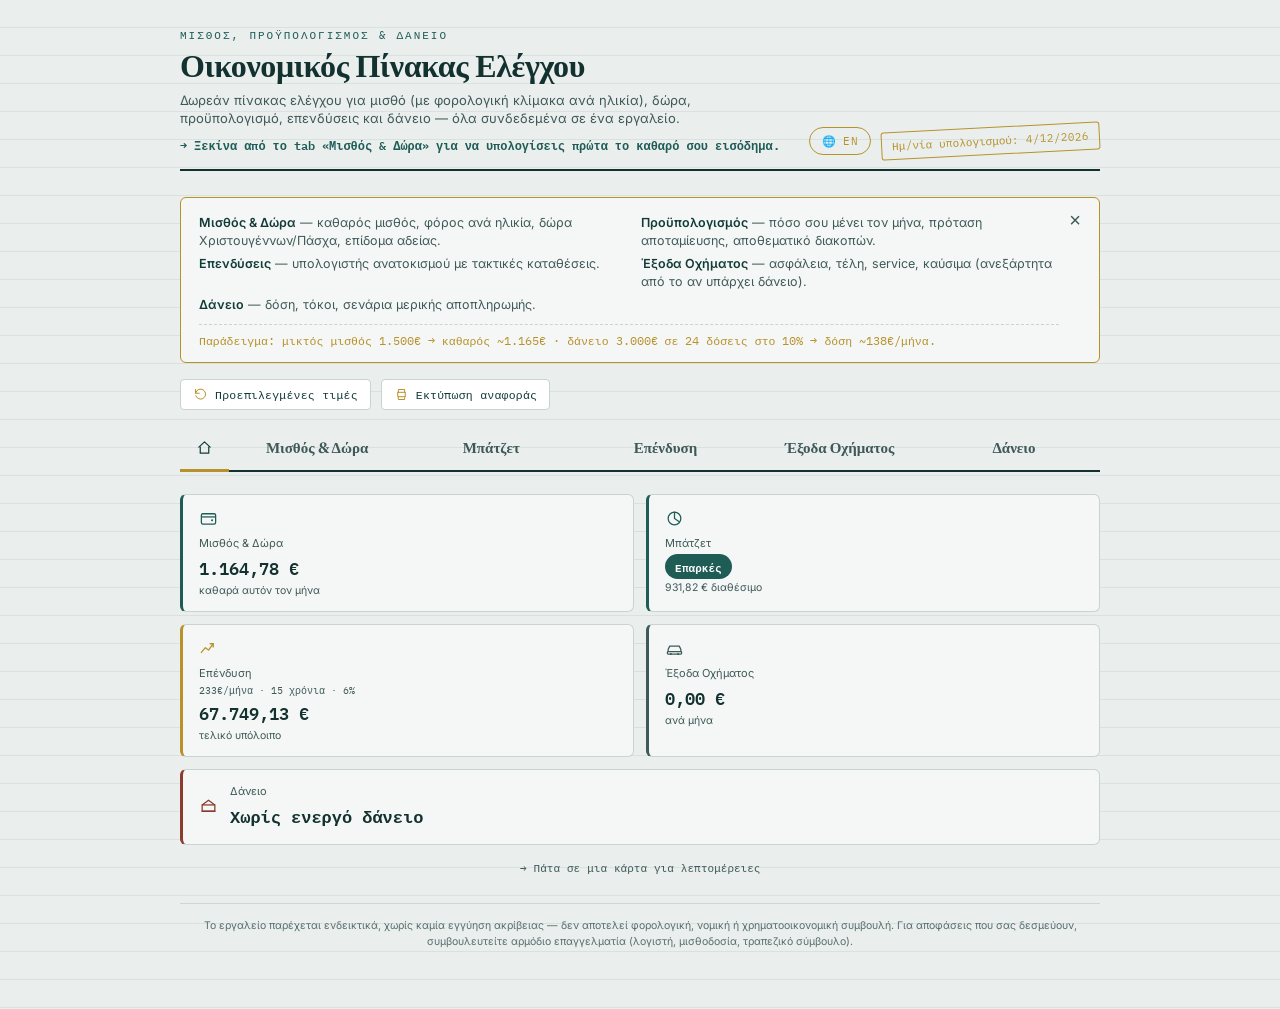
<file: index.html>
<!DOCTYPE html>
<html lang="el">
<head>
<meta charset="UTF-8">
<meta name="viewport" content="width=device-width, initial-scale=1">
<title>Οικονομικός Πίνακας Ελέγχου — Υπολογισμός Καθαρού Μισθού, Δανείου & Προϋπολογισμού</title>
<meta name="description" content="Δωρεάν υπολογισμός καθαρού μισθού με φορολογική κλίμακα ανά ηλικία, δώρα Χριστουγέννων/Πάσχα, επίδομα αδείας, δάνειο και προϋπολογισμό.">
<meta property="og:type" content="website">
<meta property="og:url" content="https://thgoulis.github.io/personal-finance-dashboard/">
<meta property="og:title" content="Οικονομικός Πίνακας Ελέγχου — Υπολογισμός Καθαρού Μισθού, Δανείου & Προϋπολογισμού">
<meta property="og:description" content="Δωρεάν διαδραστικό εργαλείο για υπολογισμό καθαρού μισθού, δώρων, δανείου και μηνιαίου προϋπολογισμού. Διαθέσιμο στα Ελληνικά και Αγγλικά.">
<meta property="og:image" content="https://thgoulis.github.io/personal-finance-dashboard/og-image.png">
<meta property="og:image:width" content="1200">
<meta property="og:image:height" content="630">
<meta property="og:locale" content="el_GR">
<meta name="twitter:card" content="summary_large_image">
<meta name="twitter:title" content="Οικονομικός Πίνακας Ελέγχου">
<meta name="twitter:description" content="Δωρεάν υπολογισμός καθαρού μισθού, δανείου και μηνιαίου προϋπολογισμού.">
<meta name="twitter:image" content="https://thgoulis.github.io/personal-finance-dashboard/og-image.png">
<meta name="google-site-verification" content="slmGFKoAOpQcVqOAjaYi8hfK1qHEMDZGpM2ckOUDvAE" />
<link rel="icon" type="image/svg+xml" href="data:image/svg+xml,%3Csvg xmlns='http://www.w3.org/2000/svg' viewBox='0 0 32 32'%3E%3Crect width='32' height='32' rx='6' fill='%2312312F'/%3E%3Crect x='7' y='9' width='18' height='2.5' rx='1' fill='%23EAEFEE'/%3E%3Crect x='7' y='15' width='18' height='2.5' rx='1' fill='%23EAEFEE'/%3E%3Crect x='7' y='21' width='12' height='2.5' rx='1' fill='%23B8912B'/%3E%3C/svg%3E">
<link rel="stylesheet" href="style.css">
</head>
<body>
<div class="sheet">

  <div class="letterhead">
    <div>
      <div class="eyebrow" data-i18n="eyebrow1">ΜΙΣΘΟΣ, ΠΡΟΫΠΟΛΟΓΙΣΜΟΣ & ΔΑΝΕΙΟ</div>
      <h1 data-i18n="h1title">Οικονομικός Πίνακας Ελέγχου</h1>
      <p class="page-intro" data-i18n="pageIntro1">Δωρεάν πίνακας ελέγχου για μισθό (με φορολογική κλίμακα ανά ηλικία), δώρα, προϋπολογισμό, επενδύσεις και δάνειο — όλα συνδεδεμένα σε ένα εργαλείο.</p>
      <p class="start-hint" data-i18n="startHint1">→ Ξεκίνα από το tab «Μισθός & Δώρα» για να υπολογίσεις πρώτα το καθαρό σου εισόδημα.</p>
    </div>
    <div class="letterhead-right">
      <button type="button" id="langToggleBtn" class="lang-pill">🌐 EN</button>
      <div class="stamp" id="stampDate"></div>
    </div>
  </div>

  <div class="intro-card" id="introCard">
    <button type="button" class="intro-close" id="introCloseBtn" aria-label="Κλείσιμο">×</button>
    <div class="intro-grid">
      <div class="intro-item"><strong data-i18n="introT1">Μισθός & Δώρα</strong><span data-i18n="introD1"> — καθαρός μισθός, φόρος ανά ηλικία, δώρα Χριστουγέννων/Πάσχα, επίδομα αδείας.</span></div>
      <div class="intro-item"><strong data-i18n="introT2">Προϋπολογισμός</strong><span data-i18n="introD2"> — πόσο σου μένει τον μήνα, πρόταση αποταμίευσης, αποθεματικό διακοπών.</span></div>
      <div class="intro-item"><strong data-i18n="introT5">Επενδύσεις</strong><span data-i18n="introD5"> — υπολογιστής ανατοκισμού με τακτικές καταθέσεις.</span></div>
      <div class="intro-item"><strong data-i18n="introT4">Έξοδα Οχήματος</strong><span data-i18n="introD4"> — ασφάλεια, τέλη, service, καύσιμα (ανεξάρτητα από το αν υπάρχει δάνειο).</span></div>
      <div class="intro-item"><strong data-i18n="introT3">Δάνειο</strong><span data-i18n="introD3"> — δόση, τόκοι, σενάρια μερικής αποπληρωμής.</span></div>
    </div>
    <div class="intro-example" data-i18n="introExample">Παράδειγμα: μικτός μισθός 1.500€ → καθαρός ~1.165€ · δάνειο 3.000€ σε 24 δόσεις στο 10% → δόση ~138€/μήνα.</div>
  </div>

  <div class="data-toolbar">
    <button type="button" id="defaultsBtn" class="toolbar-btn">
      <svg class="tbtn-icon" viewBox="0 0 24 24" width="15" height="15" aria-hidden="true">
        <path d="M4 4v6h6" fill="none" stroke="currentColor" stroke-width="1.6" stroke-linecap="round" stroke-linejoin="round"/>
        <path d="M4.5 14a8 8 0 1 0 2-8.4L4 10" fill="none" stroke="currentColor" stroke-width="1.6" stroke-linecap="round" stroke-linejoin="round"/>
      </svg>
      <span data-i18n="btn44">Προεπιλεγμένες τιμές</span>
    </button>
    <button type="button" id="printBtn" class="toolbar-btn">
      <svg class="tbtn-icon" viewBox="0 0 24 24" width="15" height="15" aria-hidden="true">
        <rect x="6" y="8.5" width="12" height="7" fill="none" stroke="currentColor" stroke-width="1.6"/>
        <path d="M7 8.5V4h10v4.5" fill="none" stroke="currentColor" stroke-width="1.6" stroke-linejoin="round"/>
        <path d="M7 16.5V20h10v-3.5" fill="none" stroke="currentColor" stroke-width="1.6" stroke-linejoin="round"/>
      </svg>
      <span data-i18n="btn45">Εκτύπωση αναφοράς</span>
    </button>
    <span id="saveStatus" class="toolbar-status"></span>
  </div>

  <div class="summary-bar" id="summaryBar">
    <div class="summary-item">
      <span class="summary-label" data-i18n="sumlbl1">Καθαρός μισθός</span>
      <span class="summary-value" id="sumNetSalary">—</span>
    </div>
    <div class="summary-item" id="sumSavingsItem" style="display:none;">
      <span class="summary-label" data-i18n="sumlbl2">Προτ. αποταμίευση</span>
      <span class="summary-value" id="sumSavings">—</span>
    </div>
    <div class="summary-item" id="sumLoanItem" style="display:none;">
      <span class="summary-label" data-i18n="sumlbl3">Δόση δανείου</span>
      <span class="summary-value" id="sumLoan">—</span>
    </div>
    <div class="summary-item">
      <span class="summary-label" data-i18n="sumlbl4">Διαθέσιμο υπόλοιπο</span>
      <span class="summary-value-row">
        <span class="summary-value" id="sumRemaining">—</span>
        <span class="summary-status-pill" id="sumStatusBadge">—</span>
      </span>
    </div>
  </div>

  <div class="tab-nav">
    <button id="tabBtnHub" class="tab-btn active tab-btn-icon" data-i18n-aria="ariaHub" aria-label="Πίνακας">
      <svg viewBox="0 0 24 24" width="17" height="17" aria-hidden="true"><path d="M4 11.5 12 4l8 7.5" fill="none" stroke="currentColor" stroke-width="1.7" stroke-linecap="round" stroke-linejoin="round"/><path d="M6 10.5V20h12v-9.5" fill="none" stroke="currentColor" stroke-width="1.7" stroke-linejoin="round"/></svg>
    </button>
    <button id="tabBtnSalary" class="tab-btn" data-i18n="btn46">Μισθός & Δώρα</button>
    <button id="tabBtnBudget" class="tab-btn" data-i18n="btn47">Μπάτζετ</button>
    <button id="tabBtnInvest" class="tab-btn" data-i18n="btn50b">Επένδυση</button>
    <button id="tabBtnMoto" class="tab-btn" data-i18n="btn49">Έξοδα Οχήματος</button>
    <button id="tabBtnLoan" class="tab-btn" data-i18n="btn48">Δάνειο</button>
  </div>

  <div id="tabLoan" style="display:none;">
  <div class="grid">
    <div class="card">
      <h2 data-i18n="h234"><span class="num">7</span> Στοιχεία Δανείου</h2>

      <div class="field">
        <label for="amount" data-i18n="lbl1">Ποσό δανείου</label>
        <div class="row">
          <input type="number" id="amount" value="0" min="0" step="1000">
          <span class="unit" data-i18n="unit97">€</span>
        </div>
      </div>

      <div class="field">
        <label for="down" data-i18n="lbl2">Προκαταβολή</label>
        <div class="row">
          <input type="number" id="down" value="0" min="0" step="1000">
          <span class="unit" data-i18n="unit98">€</span>
        </div>
      </div>

      <div class="field">
        <label for="installments" data-i18n="lbl3">Διάρκεια αποπληρωμής</label>
        <div class="row">
          <input type="number" id="installments" value="24" min="1" max="600" step="1">
          <span class="unit" data-i18n="unit99">δόσεις</span>
        </div>
      </div>

      <div class="field">
        <label for="rate" data-i18n="lbl4">Ετήσιο επιτόκιο</label>
        <div class="row">
          <input type="number" id="rate" value="10" min="0" max="100" step="0.05">
          <span class="unit" data-i18n="unit100">%</span>
        </div>
      </div>

      <button type="button" class="compute-btn" id="clearLoanBtn" style="background:transparent;color:var(--red-ink);border:1px solid var(--red-ink);margin-top:6px;" data-i18n="btn50">Καθαρισμός πεδίων δανείου <span style="font-weight:400;">(εκτός επιτοκίου)</span></button>
    </div>

    <div class="card">
      <h2 data-i18n="h235"><span class="num">8</span> Αποτελέσματα</h2>
      <div class="results">
        <div class="result-box big">
          <div class="label" data-i18n="reslbl66">Μηνιαία δόση</div>
          <div class="value" id="rMonthly">—</div>
          <div class="dti-indicator" id="dtiIndicator" style="display:none;">
            <span class="dti-badge" id="dtiBadge">—</span>
            <span class="dti-text" id="dtiText"></span>
          </div>
          <div class="dti-note" id="dtiNote" style="display:none;" data-i18n="dtiNote1">Παρακαλώ συμπληρώστε τα πάγια έξοδα του μήνα (συμπεριλαμβανομένων ενοικίου, λογαριασμών και δανείων) στα <a href="#" id="dtiFixedExpensesLink">Λοιπά σταθερά μηνιαία έξοδα</a>, με σκοπό τον καλύτερο υπολογισμό του πραγματικού διαθέσιμου υπολοίπου σου.</div>
        </div>
        <div class="result-box">
          <div class="label" data-i18n="reslbl67">Χρηματοδοτούμενο κεφάλαιο</div>
          <div class="value" id="rPrincipal">—</div>
        </div>
        <div class="result-box">
          <div class="label" data-i18n="reslbl68">Σύνολο τόκων</div>
          <div class="value" id="rInterest">—</div>
        </div>
        <div class="result-box">
          <div class="label" data-i18n="reslbl69">Τελικό συνολικό κόστος</div>
          <div class="value" id="rTotal">—</div>
        </div>
        <div class="result-box">
          <div class="label" data-i18n="reslbl70">Αριθμός δόσεων</div>
          <div class="value" id="rMonths">—</div>
        </div>
      </div>

      <div class="ledger-strip">
        <div class="legend">
          <span><span class="swatch" style="background:var(--teal)"></span><span data-i18n="legend1">Κεφάλαιο</span></span>
          <span><span class="swatch" style="background:var(--brass-soft)"></span><span data-i18n="legend2">Τόκοι</span></span>
        </div>

        <div class="toggle-group" style="margin-top:12px;">
          <button id="viewYearly" class="active" data-i18n="btn51">Ετήσια προβολή</button>
          <button id="viewMonthly" data-i18n="btn52">Μηνιαία προβολή</button>
        </div>

        <div id="yearlyView">
          <div id="ledgerBars" style="margin-top:10px;"></div>
        </div>

        <div id="monthlyView" style="display:none;">
          <div class="field" style="margin-top:12px;">
            <label data-i18n="lbl5">Φίλτρο μηνών</label>
            <div class="row" style="gap:14px;">
              <div style="flex:1;">
                <span class="unit" style="display:block;margin-bottom:4px;" data-i18n="unit101">από δόση</span>
                <input type="number" id="filterFrom" value="1" min="1" step="1">
              </div>
              <div style="flex:1;">
                <span class="unit" style="display:block;margin-bottom:4px;" data-i18n="unit102">έως δόση</span>
                <input type="number" id="filterTo" value="12" min="1" step="1">
              </div>
            </div>
          </div>
          <div class="table-wrap">
            <table class="amort-table" id="amortTable">
              <thead>
                <tr><th data-i18n="th126">Δόση</th><th data-i18n="th127">Ποσό δόσης</th><th data-i18n="th128">Τόκοι</th><th data-i18n="th129">Κεφάλαιο</th><th data-i18n="th130">Υπόλοιπο</th></tr>
              </thead>
              <tbody id="amortBody"></tbody>
            </table>
          </div>
        </div>
      </div>
    </div>
  </div>

  <hr class="divider">

  <div class="card">
    <h2 data-i18n="h236"><span class="num">9</span> Μερική Αποπληρωμή</h2>
    <div class="field">
      <label for="prepMonth" data-i18n="lbl6">Μήνας εφαρμογής έκτακτης καταβολής</label>
      <div class="row">
        <input type="number" id="prepMonth" value="0" min="1" step="1">
        <span class="unit" data-i18n="unit103">μήνας</span>
      </div>
    </div>
    <div class="field">
      <label for="prepAmount" data-i18n="lbl7">Ποσό μερικής αποπληρωμής</label>
      <div class="row">
        <input type="number" id="prepAmount" value="0" min="0" step="500">
        <span class="unit" data-i18n="unit104">€</span>
      </div>
    </div>

    <div class="field">
      <label data-i18n="lbl8">Τι θέλετε να πετύχει η καταβολή;</label>
      <div class="toggle-group">
        <button id="modeShorten" class="active" data-i18n="btn53">Μείωση διάρκειας</button>
        <button id="modeLower" data-i18n="btn54">Μείωση δόσης</button>
      </div>
    </div>

    <button class="compute-btn" id="computeBtn" data-i18n="btn55">ΥΠΟΛΟΓΙΣΜΟΣ ΣΕΝΑΡΙΟΥ</button>

    <div class="compare" id="compareBox" style="display:none;">
      <div class="col before">
        <h3 data-i18n="h3a">Χωρίς έκτακτη καταβολή</h3>
        <div class="row2"><span data-i18n="rowlbl1">Δόση</span><span class="v" id="beforeMonthly">—</span></div>
        <div class="row2"><span data-i18n="rowlbl2">Υπόλοιπες δόσεις</span><span class="v" id="beforeMonths">—</span></div>
        <div class="row2"><span data-i18n="rowlbl3">Τόκοι υπολοίπου διάρκειας</span><span class="v" id="beforeInterest">—</span></div>
      </div>
      <div class="col after">
        <h3 data-i18n="h3b">Με έκτακτη καταβολή</h3>
        <div class="row2"><span data-i18n="rowlbl4">Δόση</span><span class="v" id="afterMonthly">—</span></div>
        <div class="row2"><span data-i18n="rowlbl5">Υπόλοιπες δόσεις</span><span class="v" id="afterMonths">—</span></div>
        <div class="row2"><span data-i18n="rowlbl6">Τόκοι υπολοίπου διάρκειας</span><span class="v" id="afterInterest">—</span></div>
      </div>
    </div>
    <div class="savings-banner" id="savingsBanner" style="display:none;"></div>

    <div class="note" data-i18n="note92">Η προσομοίωση υπολογίζει το ανεξόφλητο κεφάλαιο τον μήνα εφαρμογής, αφαιρεί το ποσό της έκτακτης καταβολής και είτε διατηρεί σταθερή τη δόση (μειώνοντας τη διάρκεια) είτε διατηρεί σταθερή την υπόλοιπη διάρκεια (μειώνοντας τη δόση). Οι υπολογισμοί είναι ενδεικτικοί — δεν λαμβάνουν υπόψη έξοδα, ασφάλιστρα ή ενδεχόμενες προμήθειες πρόωρης αποπληρωμής.</div>
  </div>
  </div>
  <!-- /tabLoan -->

  <div id="tabHub">
    <div class="hub-grid">

      <div class="hub-card" id="hubCardSalary" data-target="salary">
        <svg class="hub-card-icon" viewBox="0 0 24 24" width="19" height="19" aria-hidden="true"><rect x="3" y="6" width="18" height="13" rx="2" fill="none" stroke="currentColor" stroke-width="1.6"/><path d="M3 10h18" fill="none" stroke="currentColor" stroke-width="1.6"/><circle cx="16.5" cy="14.2" r="1.3" fill="currentColor"/></svg>
        <div class="hub-card-label" data-i18n="btn46">Μισθός & Δώρα</div>
        <div class="hub-card-value" id="hubSalaryValue">—</div>
        <div class="hub-card-sub" data-i18n="hubSalarySub">καθαρά αυτόν τον μήνα</div>
      </div>

      <div class="hub-card" id="hubCardBudget" data-target="budget">
        <svg class="hub-card-icon" viewBox="0 0 24 24" width="19" height="19" aria-hidden="true"><circle cx="12" cy="12" r="8" fill="none" stroke="currentColor" stroke-width="1.6"/><path d="M12 4v8l6 4" fill="none" stroke="currentColor" stroke-width="1.6" stroke-linecap="round"/></svg>
        <div class="hub-card-label" data-i18n="btn47">Μπάτζετ</div>
        <div class="hub-card-badge" id="hubBudgetBadge">—</div>
        <div class="hub-card-sub" id="hubBudgetSub">—</div>
      </div>

      <div class="hub-card" id="hubCardInvest" data-target="invest">
        <svg class="hub-card-icon" viewBox="0 0 24 24" width="19" height="19" aria-hidden="true"><path d="M3 17l5-6 4 3 6-8" fill="none" stroke="currentColor" stroke-width="1.6" stroke-linecap="round" stroke-linejoin="round"/><path d="M14 6h4v4" fill="none" stroke="currentColor" stroke-width="1.6" stroke-linecap="round" stroke-linejoin="round"/></svg>
        <div class="hub-card-label" data-i18n="btn50b">Επένδυση</div>
        <div class="hub-card-detail" id="hubInvestDetail">—</div>
        <div class="hub-card-value" id="hubInvestValue">—</div>
        <div class="hub-card-sub" data-i18n="hubInvestSub">τελικό υπόλοιπο</div>
      </div>

      <div class="hub-card" id="hubCardMoto" data-target="moto">
        <svg class="hub-card-icon" viewBox="0 0 24 24" width="19" height="19" aria-hidden="true"><path d="M4 16v-3l2-4h12l2 4v3" fill="none" stroke="currentColor" stroke-width="1.6" stroke-linejoin="round"/><rect x="3" y="16" width="18" height="3" rx="1" fill="none" stroke="currentColor" stroke-width="1.6"/><circle cx="7.5" cy="19" r="1.3" fill="currentColor"/><circle cx="16.5" cy="19" r="1.3" fill="currentColor"/></svg>
        <div class="hub-card-label" data-i18n="btn49">Έξοδα Οχήματος</div>
        <div class="hub-card-value" id="hubMotoValue">—</div>
        <div class="hub-card-sub" data-i18n="hubMotoSub">ανά μήνα</div>
      </div>

      <div class="hub-card hub-card-wide" id="hubCardLoan" data-target="loan">
        <div class="hub-card-wide-left">
          <svg class="hub-card-icon" viewBox="0 0 24 24" width="19" height="19" aria-hidden="true"><path d="M4 10 12 4l8 6" fill="none" stroke="currentColor" stroke-width="1.6" stroke-linejoin="round"/><rect x="4" y="10" width="16" height="8" fill="none" stroke="currentColor" stroke-width="1.6"/><path d="M4 18h16" fill="none" stroke="currentColor" stroke-width="1.6" stroke-linecap="round"/></svg>
          <div>
            <div class="hub-card-label" data-i18n="btn48">Δάνειο</div>
            <div class="hub-card-detail" id="hubLoanDetail">—</div>
            <div class="hub-card-value" id="hubLoanValue">—</div>
          </div>
        </div>
        <div class="hub-card-badge" id="hubLoanBadge" style="display:none;">—</div>
      </div>

    </div>
    <div class="hub-hint" data-i18n="hubHint">→ Πάτα σε μια κάρτα για λεπτομέρειες</div>
  </div>
  <!-- /tabHub -->

  <div id="tabSalary" style="display:none;">

    <div class="card" style="margin-bottom:22px;">
      <h2 data-i18n="h237"><span class="num">1</span> Μισθός & Δώρα <span style="font-weight:400;font-size:11px;color:var(--ink-soft);">(σύστημα 14 μισθών)</span></h2>
      <div class="grid" style="margin-top:4px;">
        <div>
          <div class="field">
            <label for="grossSalary" data-i18n="lbl9">Μικτός μηνιαίος μισθός (τακτικός)</label>
            <div class="row">
              <input type="number" id="grossSalary" value="1500" min="0" step="10">
              <span class="unit" data-i18n="unit105">€</span>
            </div>
          </div>

          <div class="field">
            <label for="hireDate" data-i18n="lbl10">Ημερομηνία πρόσληψης</label>
            <div class="date-wrap">
              <input type="text" id="hireDate" class="date-input" value="01/01/2020" placeholder="ηη/μμ/εεεε" data-i18n-ph="hireDatePh" inputmode="numeric" maxlength="10">
              <svg class="calendar-icon" viewBox="0 0 24 24" width="18" height="18" aria-hidden="true">
                <rect x="3" y="5" width="18" height="16" rx="2" fill="none" stroke="currentColor" stroke-width="1.6"/>
                <line x1="3" y1="9.5" x2="21" y2="9.5" stroke="currentColor" stroke-width="1.6"/>
                <line x1="7" y1="3" x2="7" y2="6.5" stroke="currentColor" stroke-width="1.6" stroke-linecap="round"/>
                <line x1="17" y1="3" x2="17" y2="6.5" stroke="currentColor" stroke-width="1.6" stroke-linecap="round"/>
              </svg>
              <input type="date" id="hireDatePicker" value="2020-01-01" aria-label="Επιλογή ημερομηνίας από ημερολόγιο">
            </div>
          </div>

          <div class="field">
            <label for="ssRate" data-i18n="lbl11">Ασφαλιστικές κρατήσεις εργαζομένου</label>
            <div class="row">
              <input type="number" id="ssRate" value="13.37" min="0" max="100" step="0.01">
              <span class="unit" data-i18n="unit106">%</span>
            </div>
          </div>

          <div class="field">
            <label for="taxCredit" data-i18n="lbl12">Βασική ετήσια μείωση φόρου <span style="font-weight:400;">(777€ χωρίς τέκνα — προσαρμόστε βάσει τέκνων, μειώνεται αυτόματα με το εισόδημα)</span></label>
            <div class="row">
              <input type="number" id="taxCredit" value="777" min="0" step="10">
              <span class="unit" data-i18n="unit107">€/έτος</span>
            </div>
          </div>

          <div class="field">
            <label for="ageBracket" data-i18n="lbl13">Ηλικία <span style="font-weight:400;">(επηρεάζει τη φορολογική κλίμακα)</span></label>
            <select id="ageBracket" class="date-input" style="width:100%;">
              <option value="young25" data-i18n="opt56">Έως 25 ετών</option>
              <option value="young30" data-i18n="opt57">26 έως 30 ετών</option>
              <option value="standard" selected data-i18n="opt58">Άνω των 30 ετών</option>
            </select>
          </div>

          <div class="field">
            <label for="overworkHours" data-i18n="lbl14">Ώρες υπερεργασίας <span style="font-weight:400;">(μηνιαίες, +20%)</span></label>
            <div class="row">
              <input type="number" id="overworkHours" value="0" min="0" max="300" step="1">
              <span class="unit" data-i18n="unit108">ώρες</span>
            </div>
          </div>

          <div class="field">
            <label for="holidayHours" data-i18n="lbl15">Ώρες αργίας <span style="font-weight:400;">(μηνιαίες, +75%)</span></label>
            <div class="row">
              <input type="number" id="holidayHours" value="0" min="0" max="300" step="1">
              <span class="unit" data-i18n="unit109">ώρες</span>
            </div>
          </div>

          <div class="field">
            <label for="overtimeHours" data-i18n="lbl16">Ώρες υπερωρίας <span style="font-weight:400;">(μηνιαίες, +40%)</span></label>
            <div class="row">
              <input type="number" id="overtimeHours" value="0" min="0" max="300" step="1">
              <span class="unit" data-i18n="unit110">ώρες</span>
            </div>
          </div>

          <div class="field">
            <label for="extraNet" data-i18n="lbl17">Έξτρα καθαρά μηνιαία <span style="font-weight:400;">(π.χ. Ticket Restaurant)</span></label>
            <div class="row">
              <input type="number" id="extraNet" value="0" min="0" step="10">
              <span class="unit" data-i18n="unit111">€</span>
            </div>
          </div>
        </div>

        <div>
          <div class="results" style="grid-template-columns:1fr;">
            <div class="result-box">
              <div class="label" data-i18n="reslbl71">Μικτός μηνιαίος μισθός</div>
              <div class="value" id="sGross">—</div>
            </div>
            <div class="result-box deduction">
              <div class="label" data-i18n="reslbl72">Κρατήσεις ΕΦΚΑ</div>
              <div class="value" id="sSS">—</div>
            </div>
            <div class="result-box">
              <div class="label" data-i18n="reslbl73">Φορολογητέος μισθός</div>
              <div class="value" id="sTaxable">—</div>
            </div>
            <div class="result-box deduction">
              <div class="label" data-i18n="reslbl74">Μηνιαίος φόρος εισοδήματος</div>
              <div class="value" id="sTax">—</div>
            </div>
            <div class="result-box">
              <div class="label" data-i18n="reslbl75">Καθαρός μηνιαίος μισθός (τακτικός)</div>
              <div class="value" id="sNet">—</div>
            </div>
            <div class="result-box">
              <div class="label" data-i18n="reslbl76">Πρόσθετες αμοιβές <span style="font-weight:400;">(υπερεργασία/αργία/υπερωρία, καθαρό)</span></div>
              <div class="value" id="sExtraPayNet">—</div>
            </div>
            <div class="result-box big">
              <div class="label" data-i18n="reslbl77">Σύνολο καθαρών μηνιαίων αποδοχών</div>
              <div class="value" id="sNetTotal">—</div>
            </div>
          </div>

          <div class="table-wrap" style="max-height:none;">
          <table class="amort-table" style="margin-top:14px;">
            <thead><tr><th data-i18n="th131">Παροχή (φετινή περίοδος)</th><th data-i18n="th132">Μικτό</th><th data-i18n="th133">Καθαρό</th></tr></thead>
            <tbody>
              <tr><td data-i18n="tdlbl6">Δώρο Χριστουγέννων</td><td id="xmasGross">—</td><td id="xmasNet">—</td></tr>
              <tr><td data-i18n="tdlbl7">Δώρο Πάσχα</td><td id="easterGross">—</td><td id="easterNet">—</td></tr>
              <tr><td data-i18n="tdlbl8">Επίδομα Αδείας</td><td id="leaveGross">—</td><td id="leaveNet">—</td></tr>
            </tbody>
          </table>
          </div>

          <div class="table-wrap" style="max-height:none;">
          <table class="amort-table" style="margin-top:14px;">
            <thead><tr><th data-i18n="th134">Ετήσια εικόνα (14 μισθοί)</th><th colspan="2" data-i18n="th135">Ποσό</th></tr></thead>
            <tbody>
              <tr><td data-i18n="tdlbl1">Συνολικό φορολογητέο εισόδημα</td><td colspan="2" id="sAnnualTaxable">—</td></tr>
              <tr><td data-i18n="tdlbl2">Αρχικός φόρος κλίμακας</td><td colspan="2" id="sGrossTax">—</td></tr>
              <tr><td data-i18n="tdlbl3">Ετήσια μείωση φόρου (μετά την αναλογική μείωση)</td><td colspan="2" id="sCredit">—</td></tr>
              <tr><td data-i18n="tdlbl4">Τελικός ετήσιος φόρος</td><td colspan="2" id="sFinalTax">—</td></tr>
              <tr><td data-i18n="tdlbl5">Απαιτούμενες ηλεκτρονικές συναλλαγές (30%)</td><td colspan="2" id="sEReceipts">—</td></tr>
            </tbody>
          </table>
          </div>

          <div class="savings-banner" id="incomeBanner" style="margin-top:14px;"></div>
        </div>
      </div>
      <div class="note" data-i18n="note93"><p>Ενδεικτικός υπολογισμός με βάση την ισχύουσα φορολογική κλίμακα μισθωτών, η οποία διαφοροποιείται ανάλογα με την ηλικία: <strong>άνω των 30</strong> — 9% έως 10.000€ · 20% από 10.000,01 έως 20.000€ · 26% από 20.000,01 έως 30.000€ · 34% από 30.000,01 έως 40.000€ · 39% από 40.000,01 έως 60.000€ · 44% άνω των 60.000€. <strong>26 έως 30 ετών</strong> — 9% flat έως 20.000€, μετά ίδιο με την βασική κλίμακα (26%/34%/39%/44%). <strong>Έως 25 ετών</strong> — μηδενικός φόρος έως 20.000€, μετά ίδιο με την βασική κλίμακα. Η επιλογή ηλικίας δεν επηρεάζει τις κρατήσεις ΕΦΚΑ ή τη μείωση φόρου, μόνο την κλίμακα φόρου.</p><p>Η ετήσια μείωση φόρου που εισάγετε ισχύει ακέραιη για φορολογητέο εισόδημα έως 12.000€ και μειώνεται κατά 20€ για κάθε 1.000€ επιπλέον εισοδήματος — γι' αυτό υπολογίζεται αυτόματα ξανά για οποιοδήποτε μικτό μισθό βάλετε.</p><p>Τα δώρα/επίδομα υπολογίζονται αναλογικά με βάση τις ημέρες απασχόλησης εντός της αντίστοιχης περιόδου (1/5-31/12 για Χριστούγεννα και Επίδομα Αδείας, 1/1-30/4 για Πάσχα) και φορολογούνται με τον ίδιο μέσο συντελεστή του τακτικού μισθού.</p><p>Για τις πρόσθετες αμοιβές (υπερεργασία: ωρομίσθιο +20% · υπερωρία: ωρομίσθιο +40% · αργία: μόνο η προσαύξηση 75% του ωρομισθίου, αφού η βασική αμοιβή της ημέρας καλύπτεται ήδη από τον μηνιαίο μισθό — όπου ωρομίσθιο = μικτός μισθός/25/6,667), το μικτό ποσό τους προστίθεται στον μηνιαίο μισθό και το σύνολο φορολογείται και ασφαλίζεται μαζί μέσω της ίδιας προοδευτικής κλίμακας — επιβεβαιωμένο βάσει πραγματικής μισθοδοσίας. Το καθαρό ποσό πρόσθετων αμοιβών που εμφανίζεται είναι η οριακή διαφορά που προσθέτουν στο συνολικό καθαρό, όχι ξεχωριστός υπολογισμός.</p><p>Για να διατηρήσετε ακέραιη τη μείωση φόρου, θυμηθείτε ότι απαιτείται να καλύψετε το αντίστοιχο ποσό ηλεκτρονικών συναλλαγών (κάρτες/e-banking) μέσα στο έτος. Η ακριβής μισθοδοσία σας ενδέχεται να διαφέρει ελαφρώς — για ακριβή στοιχεία συμβουλευτείτε τον υπεύθυνο μισθοδοσίας σας.</p></div>
    </div>
  </div>
  <!-- /tabSalary -->

  <div id="tabBudget" style="display:none;">

    <div class="card">
      <h2 data-i18n="h238"><span class="num">2</span> Προσωπικός Προϋπολογισμός</h2>

      <div class="field">
        <label for="income" data-i18n="lbl18">Μηνιαίο καθαρό εισόδημα <span style="font-weight:400;">(συμπληρώνεται αυτόματα από τον καθαρό μηνιαίο μισθό — μπορείτε να το αλλάξετε)</span></label>
        <div class="row">
          <input type="number" id="income" value="1400" min="0" step="50">
          <span class="unit" data-i18n="unit112">€</span>
        </div>
      </div>

      <div class="field">
        <label for="fixedExpenses" data-i18n="lbl19">Λοιπά σταθερά μηνιαία έξοδα <span style="font-weight:400;">(ενοίκιο, λογαριασμοί, λοιπά δάνεια κ.λπ.)</span></label>
        <div class="row">
          <input type="number" id="fixedExpenses" value="0" min="0" step="50">
          <span class="unit" data-i18n="unit113">€</span>
        </div>
      </div>

      <hr class="divider" style="margin:18px 0;">

      <div class="results" style="grid-template-columns:1fr;">
        <div class="result-box">
          <div class="label" data-i18n="reslbl78">Δόση δανείου</div>
          <div class="value" id="fMotoLoan">—</div>
        </div>
        <div class="result-box">
          <div class="label" data-i18n="reslbl79">Πάγια έξοδα οχήματος (ισοδύναμο/μήνα)</div>
          <div class="value" id="fMotoFixed">—</div>
        </div>
        <div class="result-box">
          <div class="label" data-i18n="reslbl80">Λειτουργικά έξοδα οχήματος/μήνα</div>
          <div class="value" id="fMotoVar">—</div>
        </div>
        <div class="result-box big">
          <div class="label" data-i18n="reslbl81">Συνολικό μηνιαίο κόστος οχήματος</div>
          <div class="value" id="fMotoTotal">—</div>
        </div>
      </div>

      <div class="results" style="grid-template-columns:1fr; margin-top:12px;">
        <div class="result-box">
          <div class="label" data-i18n="reslbl82">Διαθέσιμο υπόλοιπο <span style="font-weight:400;">(χωρίς δώρα)</span></div>
          <div class="value" id="fRemainNoBonus">—</div>
          <div class="result-caption" id="capRemainNoBonus"></div>
        </div>
      </div>

      <div class="field" style="margin-top:14px;">
        <label for="savingsPct" data-i18n="lbl20">Ποσοστό αποταμίευσης <span style="font-weight:400;">(από το διαθέσιμο υπόλοιπο, αν είναι θετικό)</span></label>
        <div class="row">
          <input type="number" id="savingsPct" value="20" min="0" max="100" step="5">
          <span class="unit" data-i18n="unit114">%</span>
        </div>
      </div>

      <div class="results" id="fSavingsGroup" style="grid-template-columns:1fr 1fr 1fr; margin-top:12px; display:none;">
        <div class="result-box">
          <div class="label" data-i18n="reslbl84">Υπόλοιπο <span style="font-weight:400;">(πριν την αποταμίευση)</span></div>
          <div class="value" id="fBeforeSavings">—</div>
        </div>
        <div class="result-box big">
          <div class="label" data-i18n="reslbl85">Προτεινόμενη αποταμίευση <span style="font-weight:400;">(% επί του υπολοίπου χωρίς δώρα)</span></div>
          <div class="value" id="fSavingsAmount">—</div>
        </div>
        <div class="result-box">
          <div class="label" data-i18n="reslbl86">Υπόλοιπο <span style="font-weight:400;">(μετά την αποταμίευση)</span></div>
          <div class="value" id="fAfterSavings">—</div>
        </div>
      </div>

      <div class="savings-banner" id="budgetBanner" style="margin-top:16px;"></div>
      <div class="result-caption" id="capBudgetBanner" style="margin-top:6px;"></div>

      <div id="budgetTips" style="margin-top:14px;"></div>
    </div>
    <div class="note" data-i18n="note94">Το "ισοδύναμο/μήνα" προκύπτει διαιρώντας τα ετήσια πάγια έξοδα (ασφάλεια, τέλη, service) διά 12, ώστε να αποτυπώνεται ρεαλιστικά η μηνιαία επιβάρυνση, ακόμη κι αν πληρώνονται εφάπαξ μία φορά τον χρόνο. "Χωρίς δώρα" = μόνο ο τακτικός καθαρός μισθός + έξτρα καθαρά, μείον σταθερά έξοδα και κόστος οχήματος. "Με δώρα" προσθέτει επιπλέον τον μέσο μηνιαίο όρο των καθαρών δώρων/επιδόματος (άθροισμα ÷ 12), για μια πιο ρεαλιστική εικόνα σε ετήσια βάση.</div>


    <div class="card">
      <h2 data-i18n="h240"><span class="num">3</span> Αποθεματικό</h2>

      <div class="field">
        <label for="vacationSaved" data-i18n="lbl27">Ήδη αποταμιευμένα</label>
        <div class="row">
          <input type="number" id="vacationSaved" value="0" min="0" step="50">
          <span class="unit" data-i18n="unit119">€</span>
        </div>
      </div>

      <div class="results" style="grid-template-columns:1fr 1fr; margin-top:8px;">
        <div class="result-box">
          <div class="label" data-i18n="reslbl90">Προτεινόμενη προσθήκη <span style="font-weight:400;">(πλεόνασμα δώρων φέτος)</span></div>
          <div class="value" id="vacationSuggestedAdd">—</div>
        </div>
        <div class="result-box big">
          <div class="label" data-i18n="reslbl91">Νέο σύνολο αν το προσθέσεις</div>
          <div class="value" id="vacationNewTotal">—</div>
        </div>
      </div>
    </div>
    <div class="note" data-i18n="note96">Ένα ξεχωριστό αποθεματικό για ό,τι εσύ θέλεις — διακοπές, απρόοπτα έξοδα, ή οποιονδήποτε άλλο στόχο. Δεν είναι μέρος του τακτικού μηνιαίου προϋπολογισμού· τροφοδοτείται από το πλεόνασμα των δώρων, αφού πρώτα καλυφθούν τα πάγια έξοδα οχήματος (αν υπάρχουν). Το πεδίο "ήδη αποταμιευμένα" το ενημερώνεις εσύ χειροκίνητα, κάθε φορά που προσθέτεις ή ξοδεύεις από αυτό.</div>
  </div>
  <!-- /tabBudget -->

  <div id="tabInvest" style="display:none;">
    <div class="card">
      <h2 data-i18n="h239"><span class="num">4</span> Επενδυτικός Υπολογιστής</h2>
      <div class="grid" style="margin-top:4px;">
        <div>
          <div class="field">
            <label for="invStart" data-i18n="lbl21">Αρχικό ποσό</label>
            <div class="row">
              <input type="number" id="invStart" value="0" min="0" step="100">
              <span class="unit" data-i18n="unit115">€</span>
            </div>
          </div>

          <div class="field">
            <label for="invYears" data-i18n="lbl22">Έτη επένδυσης</label>
            <div class="row">
              <input type="number" id="invYears" value="15" min="1" max="100" step="1">
              <span class="unit" data-i18n="unit116">έτη</span>
            </div>
          </div>

          <div class="field">
            <label for="invContribution" data-i18n="lbl23">Επιπλέον καταθέσεις <span style="font-weight:400;">(συμπληρώνεται αυτόματα από την προτεινόμενη αποταμίευση — μπορείτε να το αλλάξετε)</span></label>
            <div class="row">
              <input type="number" id="invContribution" value="50" min="0" step="10">
              <span class="unit" data-i18n="unit117">€</span>
            </div>
            <button type="button" id="invContribResyncBtn" class="resync-link" data-i18n="resync1">↺ Επανασύνδεση με την προτεινόμενη αποταμίευση</button>
          </div>

          <div class="field">
            <label for="invContribFreq" data-i18n="lbl24">Συχνότητα καταθέσεων</label>
            <select id="invContribFreq" class="date-input">
              <option value="12" data-i18n="opt59">Μηνιαία</option>
              <option value="4" data-i18n="opt60">Τριμηνιαία</option>
              <option value="1" data-i18n="opt61">Ετήσια</option>
            </select>
          </div>

          <div class="field">
            <label for="invRate" data-i18n="lbl25">Υποθετικό ετήσιο ποσοστό απόδοσης</label>
            <div class="row">
              <input type="number" id="invRate" value="6" min="0" max="100" step="0.5">
              <span class="unit" data-i18n="unit118">%</span>
            </div>
          </div>

          <div class="field">
            <label for="invCompound" data-i18n="lbl26">Ανατοκισμός</label>
            <select id="invCompound" class="date-input">
              <option value="1" data-i18n="opt62">Ετήσιος</option>
              <option value="4" data-i18n="opt63">Τριμηνιαίος</option>
              <option value="12" selected data-i18n="opt64">Μηνιαίος</option>
              <option value="365" data-i18n="opt65">Ημερήσιος</option>
            </select>
          </div>
        </div>

        <div>
          <div class="results" style="grid-template-columns:1fr;">
            <div class="result-box">
              <div class="label" data-i18n="reslbl87">Συνολικές καταθέσεις</div>
              <div class="value" id="invTotalContrib">—</div>
            </div>
            <div class="result-box">
              <div class="label" data-i18n="reslbl88">Συνολικά κέρδη</div>
              <div class="value" id="invTotalGrowth">—</div>
            </div>
            <div class="result-box big">
              <div class="label" data-i18n="reslbl89">Τελικό υπόλοιπο</div>
              <div class="value" id="invFinalBalance">—</div>
            </div>
          </div>

          <div class="ledger-strip" style="margin-top:16px;">
            <div class="legend">
              <span><span class="swatch" style="background:var(--teal)"></span><span data-i18n="legend3">Καταθέσεις</span></span>
              <span><span class="swatch" style="background:var(--brass-soft)"></span><span data-i18n="legend4">Κέρδη</span></span>
            </div>
            <div id="invLedgerBars" style="margin-top:10px;"></div>
          </div>
        </div>
      </div>
      <div class="note" data-i18n="note95">Υποθετικός υπολογισμός με σταθερό ετήσιο ποσοστό απόδοσης (χωρίς διακυμάνσεις αγοράς) και τακτικές καταθέσεις. Δεν λαμβάνει υπόψη φόρους, προμήθειες διαχείρισης ή πληθωρισμό. Μια επενδυτική στρατηγική τακτικών καταθέσεων δεν εγγυάται κέρδος ούτε προστατεύει από ζημία — τα πραγματικά αποτελέσματα θα διαφέρουν.</div>
    </div>
  </div>
  <!-- /tabInvest -->


  <div id="tabMoto" style="display:none;">
    <div class="grid">
      <div class="card">
        <h2 data-i18n="h241"><span class="num">5</span> Πάγια Έξοδα Οχήματος <span style="font-weight:400;font-size:11px;color:var(--ink-soft);">(ετήσια)</span></h2>

        <div class="field">
          <label for="motoInsurance" data-i18n="lbl28">Ασφάλεια</label>
          <div class="row">
            <input type="number" id="motoInsurance" value="0" min="0" step="10">
            <span class="unit" data-i18n="unit120">€/έτος</span>
          </div>
        </div>

        <div class="field">
          <label for="motoRoadTax" data-i18n="lbl29">Τέλη κυκλοφορίας</label>
          <div class="row">
            <input type="number" id="motoRoadTax" value="0" min="0" step="5">
            <span class="unit" data-i18n="unit121">€/έτος</span>
          </div>
        </div>

        <div class="field">
          <label for="motoService" data-i18n="lbl30">Service / συντήρηση</label>
          <div class="row">
            <input type="number" id="motoService" value="0" min="0" step="10">
            <span class="unit" data-i18n="unit122">€/έτος</span>
          </div>
        </div>
      </div>

      <div class="card">
        <h2 data-i18n="h242"><span class="num">6</span> Λειτουργικά Έξοδα <span style="font-weight:400;font-size:11px;color:var(--ink-soft);">(μηνιαία)</span></h2>

        <div class="field">
          <label for="motoFuel" data-i18n="lbl31">Καύσιμα</label>
          <div class="row">
            <input type="number" id="motoFuel" value="0" min="0" step="5">
            <span class="unit" data-i18n="unit123">€/μήνα</span>
          </div>
        </div>

        <div class="field">
          <label for="motoParking" data-i18n="lbl32">Πάρκινγκ</label>
          <div class="row">
            <input type="number" id="motoParking" value="0" min="0" step="5">
            <span class="unit" data-i18n="unit124">€/μήνα</span>
          </div>
        </div>

        <div class="field">
          <label for="motoOther" data-i18n="lbl33">Λοιπά (πλυντήριο, εξαρτήματα κ.λπ.)</label>
          <div class="row">
            <input type="number" id="motoOther" value="0" min="0" step="5">
            <span class="unit" data-i18n="unit125">€/μήνα</span>
          </div>
        </div>
      </div>
    </div>
  </div>
  <!-- /tabMoto -->

  <div class="site-footer" data-i18n="siteFooter1">Το εργαλείο παρέχεται ενδεικτικά, χωρίς καμία εγγύηση ακρίβειας — δεν αποτελεί φορολογική, νομική ή χρηματοοικονομική συμβουλή. Για αποφάσεις που σας δεσμεύουν, συμβουλευτείτε αρμόδιο επαγγελματία (λογιστή, μισθοδοσία, τραπεζικό σύμβουλο).</div>

  <div id="printReport" class="print-only"></div>

</div>


<script src="script.js"></script>
</body>
</html>
</file>
<file: style.css>
@import url('https://fonts.googleapis.com/css2?family=Fraunces:opsz,wght@9..144,400;9..144,600;9..144,700&family=IBM+Plex+Mono:wght@400;500;600&family=Inter:wght@400;500;600&display=swap');

:root{
  --paper:#EAEFEE;
  --paper-line:#c9d3d1;
  --ink:#12312F;
  --ink-soft:#3F5957;
  --teal:#1F5C56;
  --teal-deep:#123B37;
  --brass:#B8912B;
  --brass-soft:#E4CE8C;
  --red-ink:#8C3B2E;
  --card:#F4F7F6;
  --shadow: 0 1px 0 rgba(18,49,47,0.08);
}
*{box-sizing:border-box;}
body{
  margin:0;
  background:
    repeating-linear-gradient(180deg, transparent, transparent 27px, var(--paper-line) 28px),
    var(--paper);
  color:var(--ink);
  font-family:'Inter', sans-serif;
  padding:28px 16px 60px;
  min-height:100vh;
  overflow-x:hidden;
}
.sheet{
  max-width:920px;
  margin:0 auto;
}
.letterhead{
  display:flex;
  justify-content:space-between;
  align-items:flex-end;
  border-bottom:2px solid var(--ink);
  padding-bottom:14px;
  margin-bottom:26px;
}
.letterhead-right{
  display:flex;
  align-items:center;
  gap:10px;
}
.lang-pill{
  font-family:'IBM Plex Mono', monospace;
  font-size:11px;
  letter-spacing:0.03em;
  padding:6px 12px;
  border:1px solid var(--brass);
  border-radius:999px;
  background:transparent;
  color:var(--brass);
  cursor:pointer;
}
.lang-pill:hover{ background:var(--brass); color:#fff; }
.lang-pill:focus-visible{ outline:2px solid var(--teal); outline-offset:2px; }
.letterhead .eyebrow{
  font-family:'IBM Plex Mono', monospace;
  font-size:11px;
  letter-spacing:0.18em;
  color:var(--teal);
  margin-bottom:4px;
}
h1{
  font-family:'Fraunces', serif;
  font-weight:600;
  font-size:32px;
  margin:0;
  letter-spacing:-0.01em;
}
.page-intro{
  font-size:13px;
  color:var(--ink-soft);
  margin:6px 0 0;
  max-width:520px;
  line-height:1.4;
}
.start-hint{
  font-family:'IBM Plex Mono', monospace;
  font-size:12px;
  color:var(--teal);
  margin:8px 0 0;
  font-weight:600;
}
.stamp{
  font-family:'IBM Plex Mono', monospace;
  font-size:11px;
  color:var(--ink-soft);
  border:1.5px solid var(--brass);
  color:var(--brass);
  padding:6px 10px;
  transform:rotate(-3deg);
  border-radius:3px;
  white-space:nowrap;
}

.grid{
  display:grid;
  grid-template-columns:1.1fr 1fr;
  gap:22px;
}
.grid > *{ min-width:0; }
@media (max-width:760px){ .grid{grid-template-columns:1fr;} }

/* --- Mobile refinements (desktop layout above untouched) --- */
@media (max-width:640px){
  body{ padding:16px 10px 40px; }
  .sheet{ max-width:100%; }

  .letterhead{
    flex-direction:column;
    align-items:flex-start;
    gap:8px;
  }
  .letterhead-right{ align-self:flex-start; }
  .letterhead .stamp{ transform:none; align-self:flex-start; }
  h1{ font-size:24px; }
  .page-intro, .start-hint{ display:none; }

  .data-toolbar{ flex-wrap:wrap; gap:8px; }
  .toolbar-btn{ font-size:11px; padding:8px 10px; flex:1 1 auto; text-align:center; }
  .toolbar-status{ flex-basis:100%; }

  .tab-nav{ display:grid !important; grid-template-columns:repeat(3, minmax(0,1fr)); gap:2px; }
  .tab-btn{ flex:none; font-size:12px; padding:9px 4px; line-height:1.25; min-width:0; overflow-wrap:break-word; word-break:break-word; }
  .tab-btn-icon{ padding:9px 4px; display:flex; align-items:center; justify-content:center; }

  .summary-bar{ gap:12px; padding:10px 14px; }
  .summary-value{ font-size:14px; }

  .card{ padding:16px 14px; }

  .results{ grid-template-columns:1fr !important; }
  .compare{ grid-template-columns:1fr; }

  .result-box.big .value{ font-size:24px; }
  .result-box .value{ font-size:18px; }

  table.amort-table{ font-size:11px; }
  table.amort-table td, table.amort-table th{ padding:5px 6px; }

  .date-wrap input.date-input{ font-size:14px; }
}

.card{
  background:var(--card);
  border:1px solid var(--paper-line);
  border-radius:6px;
  padding:20px 22px;
  box-shadow:var(--shadow);
  min-width:0;
}
.card h2{
  font-family:'Fraunces', serif;
  font-size:16px;
  font-weight:600;
  margin:0 0 16px;
  color:var(--teal-deep);
  display:flex;
  align-items:center;
  gap:8px;
}
.card h2 .num{
  font-family:'IBM Plex Mono', monospace;
  font-size:11px;
  color:var(--brass);
  border:1px solid var(--brass);
  border-radius:50%;
  width:20px;height:20px;
  display:flex;align-items:center;justify-content:center;
}

.field{ margin-bottom:16px; }
.resync-link{
  background:none;
  border:none;
  padding:4px 0 0;
  font-family:'IBM Plex Mono', monospace;
  font-size:10.5px;
  color:var(--teal);
  cursor:pointer;
  text-decoration:underline;
}
.resync-link:hover{ color:var(--teal-deep); }
.field label{
  display:block;
  font-size:12.5px;
  color:var(--ink-soft);
  margin-bottom:6px;
  font-weight:500;
}
.field .row{ display:flex; align-items:center; gap:10px; }
input[type=number], input[type=range]{
  width:100%;
}
input.date-input{
  width:100%;
  font-family:'IBM Plex Mono', monospace;
  font-size:15px;
  letter-spacing:0.06em;
  padding:9px 10px;
  border:1px solid var(--paper-line);
  border-radius:4px;
  background:#fff;
  color:var(--ink);
}
input.date-input:focus{ outline:2px solid var(--teal); outline-offset:1px; }
input.date-input::placeholder{ color:var(--paper-line); letter-spacing:0.06em; }
select.date-input{
  width:100%;
  font-family:'Inter', sans-serif;
  font-size:14px;
  padding:9px 10px;
  border:1px solid var(--paper-line);
  border-radius:4px;
  background:#fff;
  color:var(--ink);
  cursor:pointer;
}
select.date-input:focus{ outline:2px solid var(--teal); outline-offset:1px; }
.date-wrap{
  position:relative;
  display:flex;
  align-items:center;
}
.date-wrap input.date-input{ padding-right:38px; }
.date-wrap .calendar-icon{
  position:absolute;
  right:10px;
  top:50%;
  transform:translateY(-50%);
  color:var(--brass);
  pointer-events:none;
}
.date-wrap input[type=date]{
  position:absolute;
  right:4px;
  top:50%;
  transform:translateY(-50%);
  width:26px;
  height:26px;
  opacity:0;
  cursor:pointer;
  border:none;
  padding:0;
}
input[type=number]{
  font-family:'IBM Plex Mono', monospace;
  font-size:15px;
  padding:9px 10px;
  border:1px solid var(--paper-line);
  border-radius:4px;
  background:#fff;
  color:var(--ink);
}
input[type=number]:focus{ outline:2px solid var(--teal); outline-offset:1px; }
input[type=range]{
  accent-color:var(--teal);
}
.unit{
  font-family:'IBM Plex Mono', monospace;
  font-size:12px;
  color:var(--ink-soft);
  min-width:34px;
}

.results{
  display:grid;
  grid-template-columns:1fr 1fr;
  gap:12px;
  margin-bottom:6px;
}
.results > *{ min-width:0; }
.result-box{
  border-left:3px solid var(--teal);
  padding:8px 12px;
  background:#fff;
}
.result-box.big{
  grid-column:1/-1;
  border-left-color:var(--brass);
}
.result-box .label{
  font-size:11px;
  text-transform:uppercase;
  letter-spacing:0.06em;
  color:var(--ink-soft);
  font-weight:500;
}
.result-box .value{
  font-family:'IBM Plex Mono', monospace;
  font-size:22px;
  font-weight:600;
  color:var(--ink);
  margin-top:2px;
}
.result-box.big .value{ font-size:30px; color:var(--teal-deep); }
.result-caption{
  font-family:'IBM Plex Mono', monospace;
  font-size:10.5px;
  color:var(--ink-soft);
  margin-top:4px;
}
.dti-indicator{
  display:flex;
  align-items:center;
  gap:8px;
  margin-top:10px;
  padding-top:10px;
  border-top:1px dashed var(--paper-line);
}
.dti-badge{
  font-family:'IBM Plex Mono', monospace;
  font-size:11px;
  font-weight:600;
  padding:3px 10px;
  border-radius:999px;
  color:#fff;
  flex-shrink:0;
}
.dti-badge.ok{ background:var(--teal); }
.dti-badge.warn{ background:var(--brass); }
.dti-badge.over{ background:var(--red-ink); }
.dti-text{
  font-size:11.5px;
  color:var(--ink-soft);
  line-height:1.4;
}
.dti-note{
  font-size:11px;
  color:var(--ink-soft);
  line-height:1.4;
  margin-top:8px;
}
.dti-note a{
  color:var(--teal);
  font-weight:600;
  text-decoration:underline;
  cursor:pointer;
}
.dti-note a:hover{ color:var(--teal-deep); }

.ledger-strip{
  margin-top:22px;
}
.ledger-row{
  display:flex;
  align-items:center;
  gap:10px;
  margin-bottom:6px;
  font-family:'IBM Plex Mono', monospace;
  font-size:11px;
}
.ledger-row .yr{ width:34px; color:var(--ink-soft); }
.bar{
  flex:1;
  height:14px;
  display:flex;
  border-radius:2px;
  overflow:hidden;
  background:#dfe6e5;
}
.bar .principal{ background:var(--teal); }
.bar .interest{ background:var(--brass-soft); }
.legend{
  display:flex; gap:18px; margin-top:10px;
  font-family:'IBM Plex Mono', monospace; font-size:11px; color:var(--ink-soft);
}
.legend span{ display:inline-flex; align-items:center; gap:6px; }
.swatch{ width:10px;height:10px;border-radius:2px; display:inline-block; }

.divider{
  border:none;
  border-top:1px dashed var(--paper-line);
  margin:26px 0;
}

.toggle-group{
  display:flex;
  gap:8px;
  margin-bottom:16px;
}
.toggle-group button{
  flex:1;
  padding:9px 10px;
  border-radius:4px;
  border:1px solid var(--paper-line);
  background:#fff;
  color:var(--ink-soft);
  font-family:'Inter', sans-serif;
  font-size:12.5px;
  font-weight:500;
  cursor:pointer;
}
.toggle-group button.active{
  background:var(--teal);
  border-color:var(--teal);
  color:#fff;
}
.toggle-group button:focus-visible{ outline:2px solid var(--brass); outline-offset:2px; }

.compute-btn{
  width:100%;
  padding:12px;
  background:var(--teal-deep);
  color:#F4F7F6;
  border:none;
  border-radius:4px;
  font-family:'IBM Plex Mono', monospace;
  font-size:13px;
  letter-spacing:0.04em;
  cursor:pointer;
  margin-top:4px;
}
.compute-btn:hover{ background:var(--teal); }
.compute-btn:focus-visible{ outline:2px solid var(--brass); outline-offset:2px; }

.compare{
  display:grid;
  grid-template-columns:1fr 1fr;
  gap:14px;
  margin-top:16px;
}
.compare .col{
  padding:12px 14px;
  border-radius:4px;
  background:#fff;
  border:1px solid var(--paper-line);
}
.compare .col.after{ border-color:var(--brass); }
.compare .col h3{
  margin:0 0 8px;
  font-family:'IBM Plex Mono', monospace;
  font-size:11px;
  text-transform:uppercase;
  letter-spacing:0.08em;
  color:var(--ink-soft);
}
.compare .row2{
  display:flex; justify-content:space-between; margin-bottom:6px;
  font-size:13px;
}
.compare .row2 .v{ font-family:'IBM Plex Mono', monospace; font-weight:600; }

.savings-banner{
  margin-top:14px;
  padding:12px 14px;
  background:var(--brass-soft);
  border-radius:4px;
  font-family:'IBM Plex Mono', monospace;
  font-size:13px;
  color:var(--teal-deep);
  font-weight:600;
}

.note{
  font-size:11.5px;
  color:var(--ink-soft);
  margin-top:14px;
  line-height:1.5;
}
.note p{ margin:0 0 8px; }
.note p:last-child{ margin-bottom:0; }
.site-footer{
  margin-top:28px;
  padding-top:14px;
  border-top:1px solid var(--paper-line);
  font-size:10.5px;
  color:var(--ink-soft);
  line-height:1.5;
  text-align:center;
  opacity:0.85;
}
.table-wrap{
  max-height:340px;
  overflow-y:auto;
  overflow-x:auto;
  margin-top:12px;
  border:1px solid var(--paper-line);
  border-radius:4px;
}
table.amort-table{
  width:100%;
  border-collapse:collapse;
  font-family:'IBM Plex Mono', monospace;
  font-size:12px;
}
table.amort-table thead th{
  position:sticky;
  top:0;
  background:var(--teal-deep);
  color:#F4F7F6;
  text-align:right;
  padding:8px 10px;
  font-weight:500;
  letter-spacing:0.02em;
}
table.amort-table thead th:first-child{ text-align:left; }
table.amort-table td{
  text-align:right;
  padding:6px 10px;
  border-bottom:1px solid var(--paper-line);
}
table.amort-table td:first-child{ text-align:left; color:var(--ink-soft); }
table.amort-table tbody tr:nth-child(even){ background:#fff; }
@media (prefers-reduced-motion: reduce){ * { transition:none !important; } }

.print-only{ display:none; }

@media print{
  body{ background:#fff; padding:0; }
  .data-toolbar, .summary-bar, .tab-nav, .lang-pill, .intro-card, #tabLoan, #tabMoto, #tabSalary, #tabBudget, #tabInvest, #tabHub{ display:none !important; }
  .print-only{
    display:block;
    font-family:'Inter', sans-serif;
    color:var(--ink);
  }
  .print-only h1{
    font-family:'Fraunces', serif;
    font-size:22px;
    margin:0 0 4px;
  }
  .print-only .print-date{
    font-family:'IBM Plex Mono', monospace;
    font-size:11px;
    color:var(--ink-soft);
    margin-bottom:18px;
  }
  .print-only h2{
    font-family:'Fraunces', serif;
    font-size:15px;
    border-bottom:1.5px solid var(--ink);
    padding-bottom:4px;
    margin:18px 0 8px;
  }
  .print-only table{
    width:100%;
    border-collapse:collapse;
    font-size:12.5px;
    margin-bottom:6px;
  }
  .print-only td{
    padding:4px 6px;
    border-bottom:1px solid var(--paper-line);
  }
  .print-only td:first-child{ color:var(--ink-soft); }
  .print-only td:last-child{
    text-align:right;
    font-family:'IBM Plex Mono', monospace;
    font-weight:600;
  }
}

.intro-card{
  position:relative;
  background:var(--card);
  border:1px solid var(--brass);
  border-radius:6px;
  padding:16px 40px 14px 18px;
  margin-bottom:16px;
}
.intro-close{
  position:absolute;
  top:8px;
  right:10px;
  background:none;
  border:none;
  font-size:20px;
  line-height:1;
  color:var(--ink-soft);
  cursor:pointer;
  padding:4px 8px;
}
.intro-close:hover{ color:var(--red-ink); }
.intro-grid{
  display:grid;
  grid-template-columns:1fr 1fr;
  gap:6px 24px;
  margin-bottom:10px;
}
.intro-item{
  font-size:12.5px;
  line-height:1.4;
  color:var(--ink-soft);
}
.intro-item strong{
  color:var(--teal-deep);
  font-weight:600;
}
.intro-example{
  font-family:'IBM Plex Mono', monospace;
  font-size:11.5px;
  color:var(--brass);
  padding-top:8px;
  border-top:1px dashed var(--paper-line);
}
@media (max-width:640px){
  .intro-grid{ grid-template-columns:1fr; }
}

.data-toolbar{
  display:flex;
  align-items:center;
  gap:10px;
  margin-bottom:16px;
}
.toolbar-btn{
  font-family:'IBM Plex Mono', monospace;
  font-size:11.5px;
  letter-spacing:0.02em;
  padding:7px 12px;
  border:1px solid var(--paper-line);
  border-radius:4px;
  background:#fff;
  color:var(--teal-deep);
  cursor:pointer;
  display:inline-flex;
  align-items:center;
  gap:7px;
}
.toolbar-btn .tbtn-icon{ color:var(--brass); flex-shrink:0; }
.toolbar-btn:hover{ border-color:var(--teal); }
.toolbar-btn:focus-visible{ outline:2px solid var(--brass); outline-offset:2px; }
.toolbar-status{
  font-family:'IBM Plex Mono', monospace;
  font-size:11.5px;
  color:var(--teal-deep);
}

.summary-bar{
  display:flex;
  align-items:center;
  gap:22px;
  flex-wrap:wrap;
  background:#fff;
  border:1px solid var(--paper-line);
  border-radius:6px;
  padding:12px 18px;
  margin-bottom:16px;
}
.summary-item{
  display:flex;
  flex-direction:column;
  gap:2px;
}
.summary-label{
  font-family:'IBM Plex Mono', monospace;
  font-size:10.5px;
  text-transform:uppercase;
  letter-spacing:0.05em;
  color:var(--ink-soft);
}
.summary-value{
  font-family:'IBM Plex Mono', monospace;
  font-size:16px;
  font-weight:600;
  color:var(--ink);
}
.summary-value-row{
  display:flex;
  align-items:center;
  gap:8px;
}
.summary-status-pill{
  font-family:'IBM Plex Mono', monospace;
  font-size:10.5px;
  font-weight:600;
  padding:2px 9px;
  border-radius:999px;
  color:#fff;
}
.summary-status-pill.surplus{ background:var(--teal); }
.summary-status-pill.risk{ background:var(--brass); }
.summary-status-pill.deficit{ background:var(--red-ink); }

.tab-nav{
  display:flex;
  gap:2px;
  margin-bottom:22px;
  border-bottom:2px solid var(--ink);
}
.tab-btn{
  flex:1;
  padding:12px 14px;
  background:transparent;
  border:none;
  font-family:'Fraunces', serif;
  font-size:15px;
  font-weight:600;
  color:var(--ink-soft);
  cursor:pointer;
  border-bottom:3px solid transparent;
  margin-bottom:-2px;
}
.tab-btn-icon{
  flex:0 0 auto;
  padding:12px 16px;
  display:flex;
  align-items:center;
  justify-content:center;
}
.tab-btn.active{
  color:var(--teal-deep);
  border-bottom-color:var(--brass);
}
.tab-btn:focus-visible{ outline:2px solid var(--brass); outline-offset:2px; }

.hub-grid{
  display:grid;
  grid-template-columns:minmax(0,1fr) minmax(0,1fr);
  gap:12px;
}
.hub-card{
  background:var(--card);
  border:1px solid var(--paper-line);
  border-left:3px solid var(--teal);
  border-radius:6px;
  padding:14px 16px;
  cursor:pointer;
  text-align:left;
  transition:border-color 0.15s;
}
.hub-card:hover{ border-left-color:var(--teal-deep); }
.hub-card:focus-visible{ outline:2px solid var(--brass); outline-offset:2px; }
.hub-card-icon{ color:var(--teal); display:block; margin-bottom:8px; }
#hubCardInvest .hub-card-icon, #hubCardInvest{ border-left-color:var(--brass); }
#hubCardInvest .hub-card-icon{ color:var(--brass); }
#hubCardMoto{ border-left-color:var(--ink-soft); }
#hubCardMoto .hub-card-icon{ color:var(--ink-soft); }
#hubCardLoan{ border-left-color:var(--red-ink); }
#hubCardLoan .hub-card-icon{ color:var(--red-ink); }
.hub-card-label{
  font-size:11px;
  color:var(--ink-soft);
  margin-bottom:4px;
}
.hub-card-detail{
  font-family:'IBM Plex Mono', monospace;
  font-size:10px;
  color:var(--ink-soft);
  margin-bottom:2px;
}
.hub-card-value{
  font-family:'IBM Plex Mono', monospace;
  font-size:17px;
  font-weight:600;
  color:var(--ink);
}
.hub-card-sub{
  font-size:10.5px;
  color:var(--ink-soft);
  margin-top:2px;
}
.hub-card-badge{
  display:inline-block;
  font-family:'IBM Plex Mono', monospace;
  font-size:11px;
  font-weight:600;
  padding:3px 10px;
  border-radius:999px;
  color:#fff;
  background:var(--teal);
}
.hub-card-badge.warn{ background:var(--brass); }
.hub-card-badge.over{ background:var(--red-ink); }
.hub-card-wide{
  grid-column:1/-1;
  display:flex;
  align-items:center;
  justify-content:space-between;
}
.hub-card-wide-left{ display:flex; align-items:center; gap:12px; }
.hub-card-wide-left .hub-card-icon{ margin-bottom:0; }
.hub-hint{
  text-align:center;
  font-family:'IBM Plex Mono', monospace;
  font-size:11px;
  color:var(--ink-soft);
  margin-top:16px;
}
@media (max-width:400px){
  .hub-grid{ grid-template-columns:1fr; }
  .hub-card-wide{ flex-direction:row; }
}
.tab-btn:disabled{
  color:var(--paper-line);
  cursor:not-allowed;
  pointer-events:none;
}
.result-box.negative{ border-left-color:var(--red-ink); }
.result-box.deduction{
  border-left-color:var(--red-ink);
  background:#fbf2ef;
}
.result-box.deduction .label{ color:var(--red-ink); }
.result-box.deduction .value{ color:var(--red-ink); }
.tip-item{
  display:flex;
  gap:10px;
  padding:9px 0;
  border-bottom:1px dashed var(--paper-line);
  font-size:13px;
  line-height:1.5;
}
.tip-item:last-child{ border-bottom:none; }
.tip-icon{
  font-family:'IBM Plex Mono', monospace;
  color:var(--brass);
  flex-shrink:0;
}
.result-box.negative .value{ color:var(--red-ink); }
</file>
